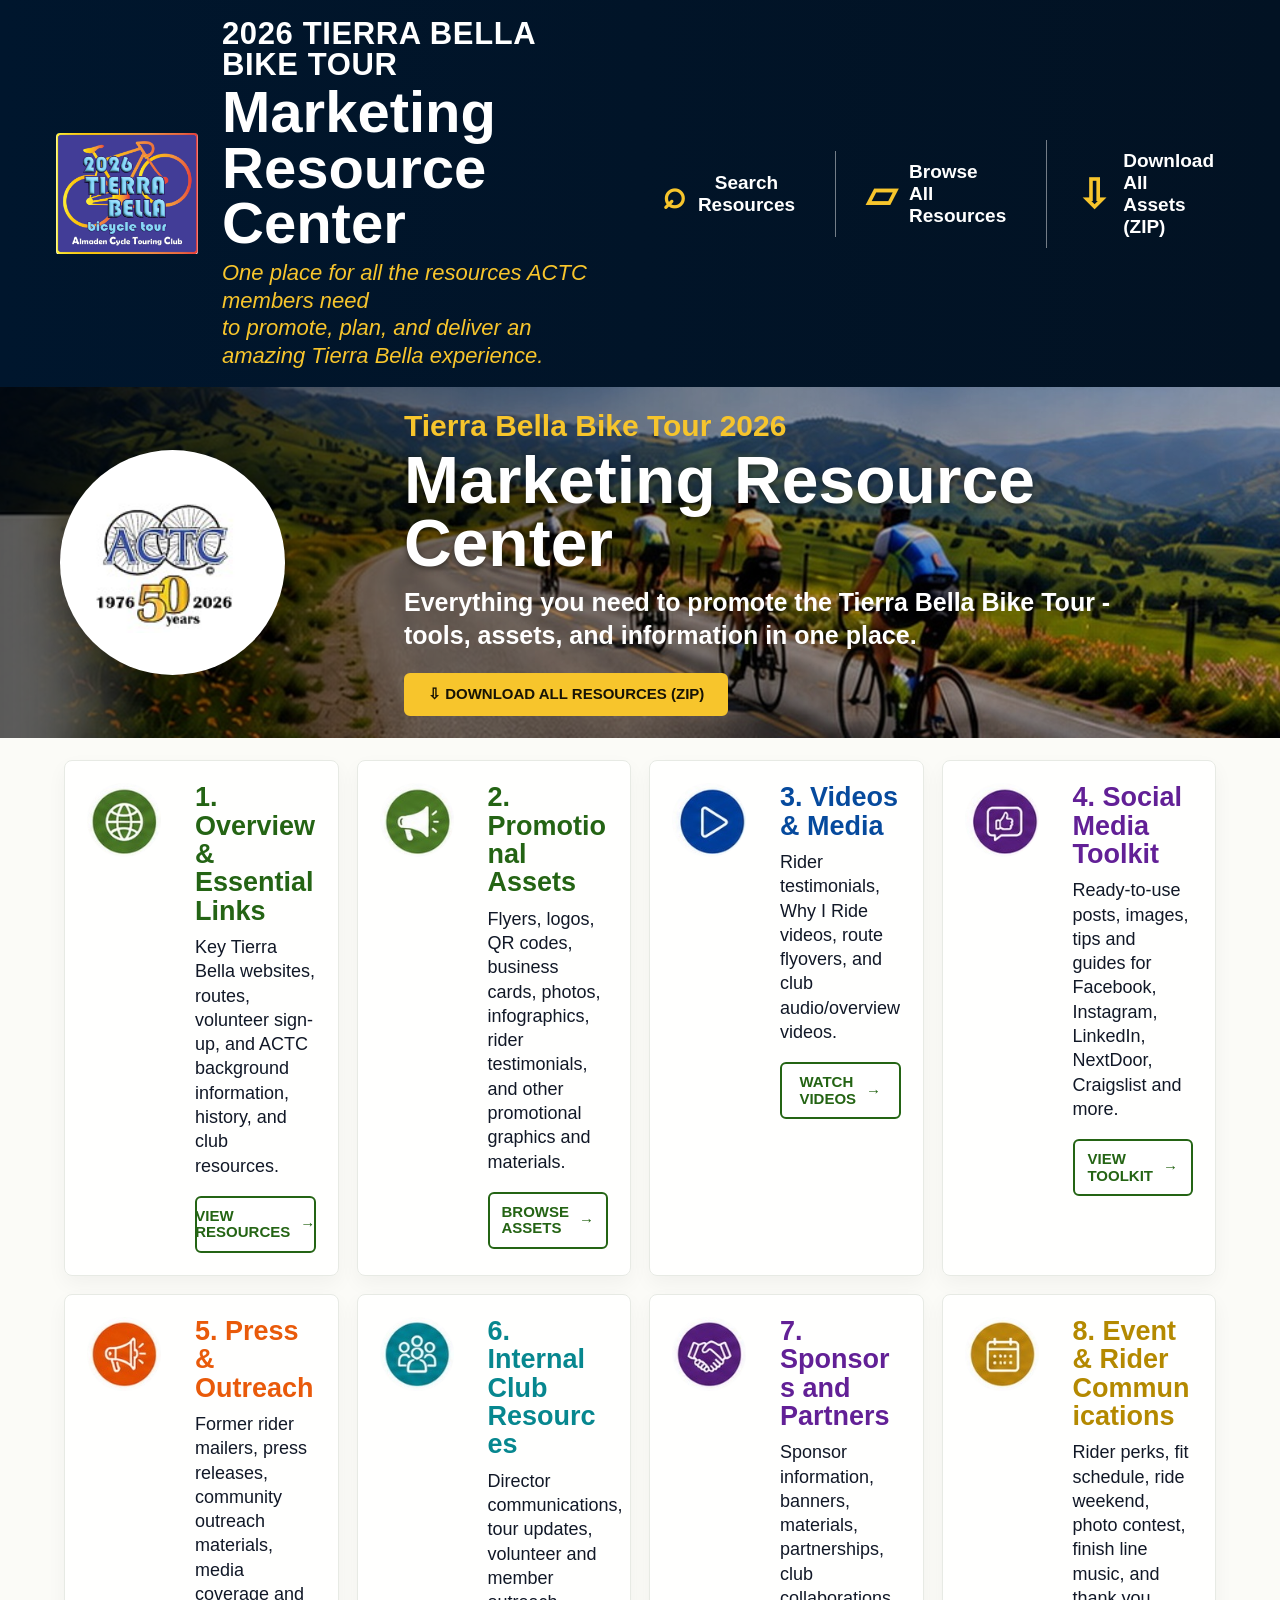
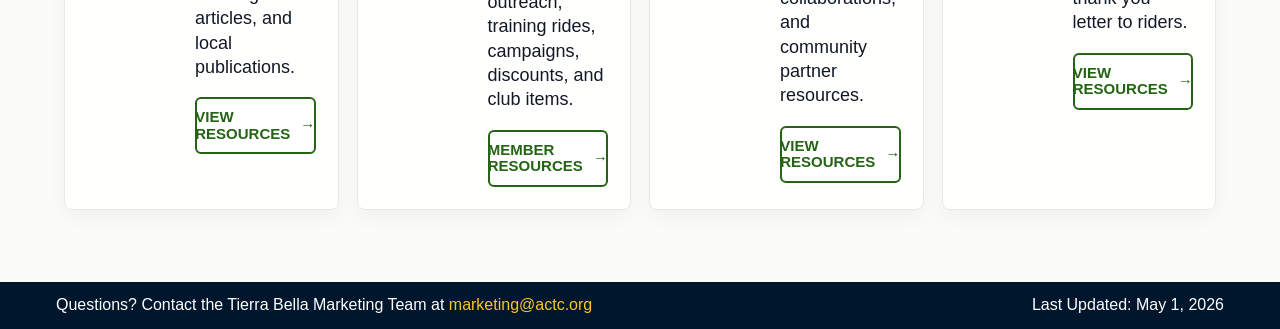
<file: index.html>
<!doctype html>
<html lang="en">
<head>
  <meta charset="utf-8">
  <meta name="viewport" content="width=device-width, initial-scale=1">
  <title>ACTC Tierra Bella Marketing Resource Center</title>
  <link rel="icon" href="assets/tb26-badge.jpg">
  <link rel="stylesheet" href="styles.css">
</head>
<body data-page="home">
  <div id="app"></div>
  <script src="site-data.js"></script>
  <script src="app.js"></script>
</body>
</html>
</file>
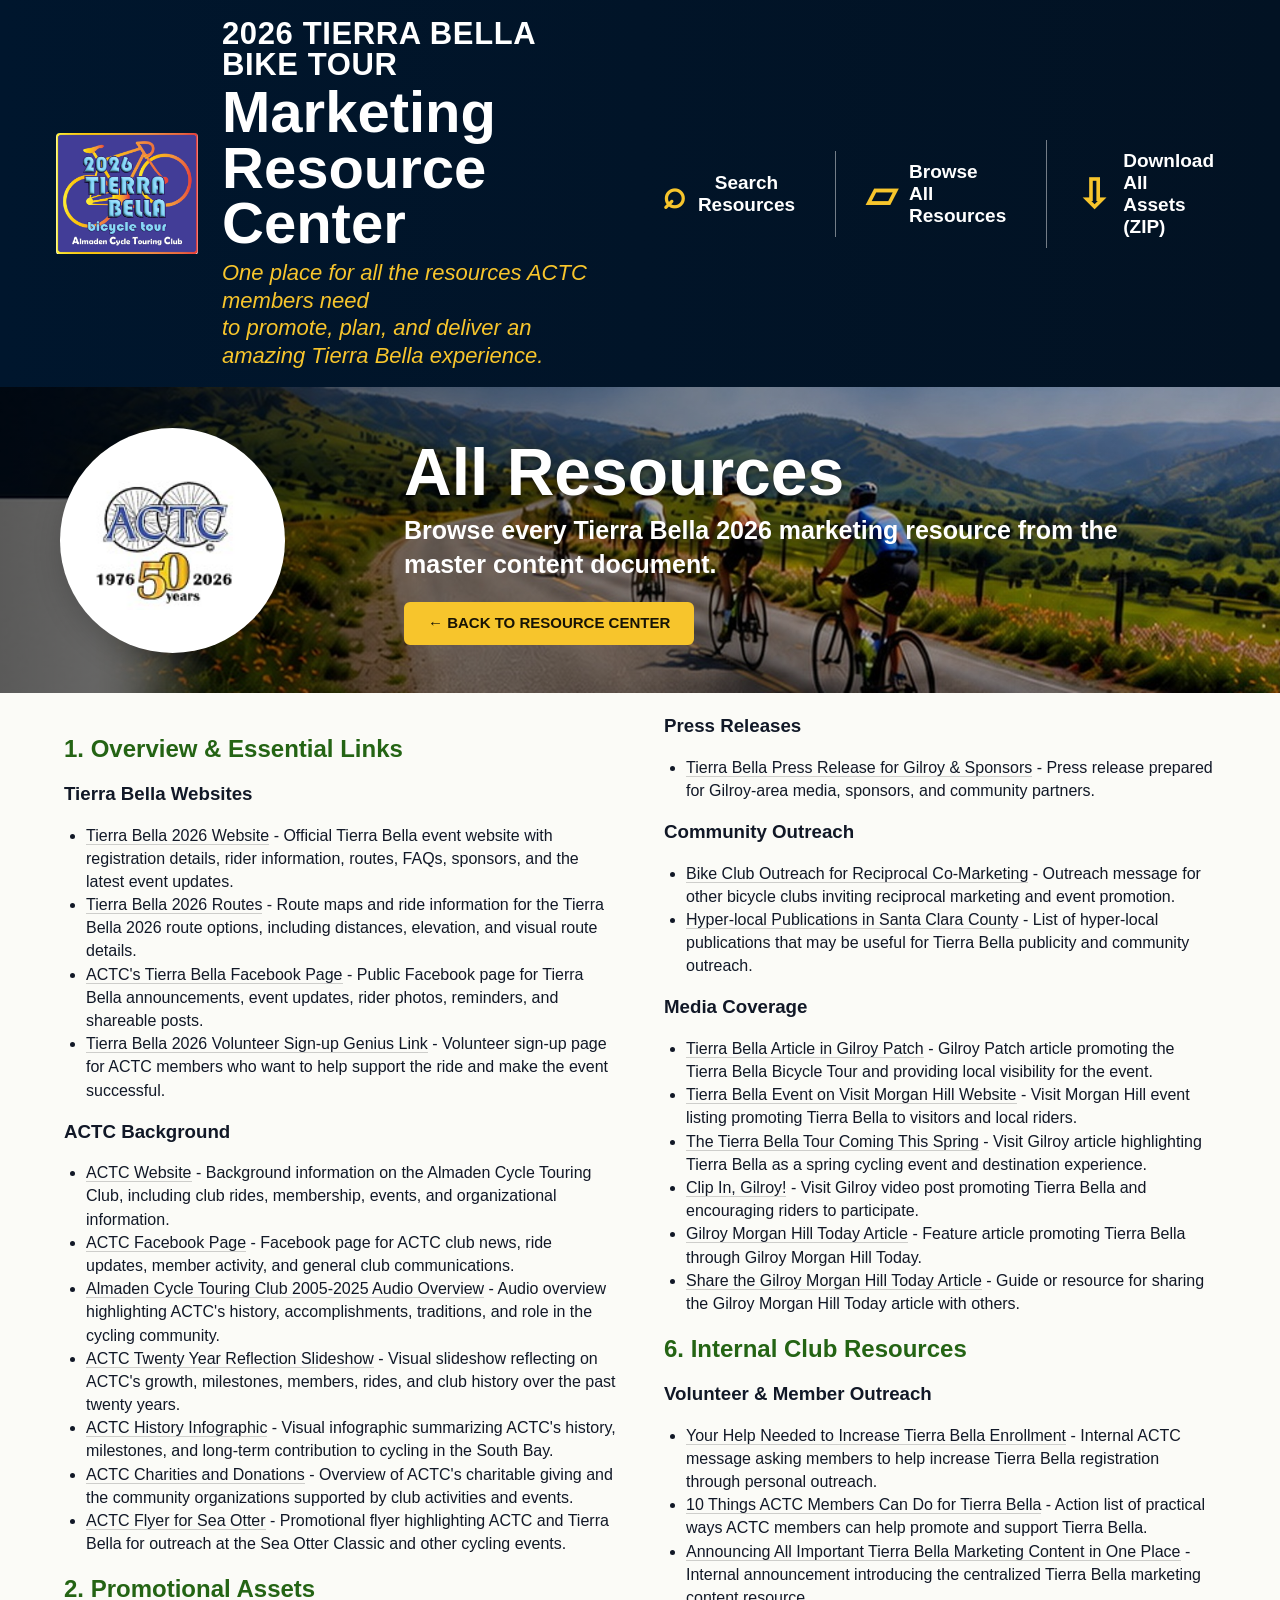
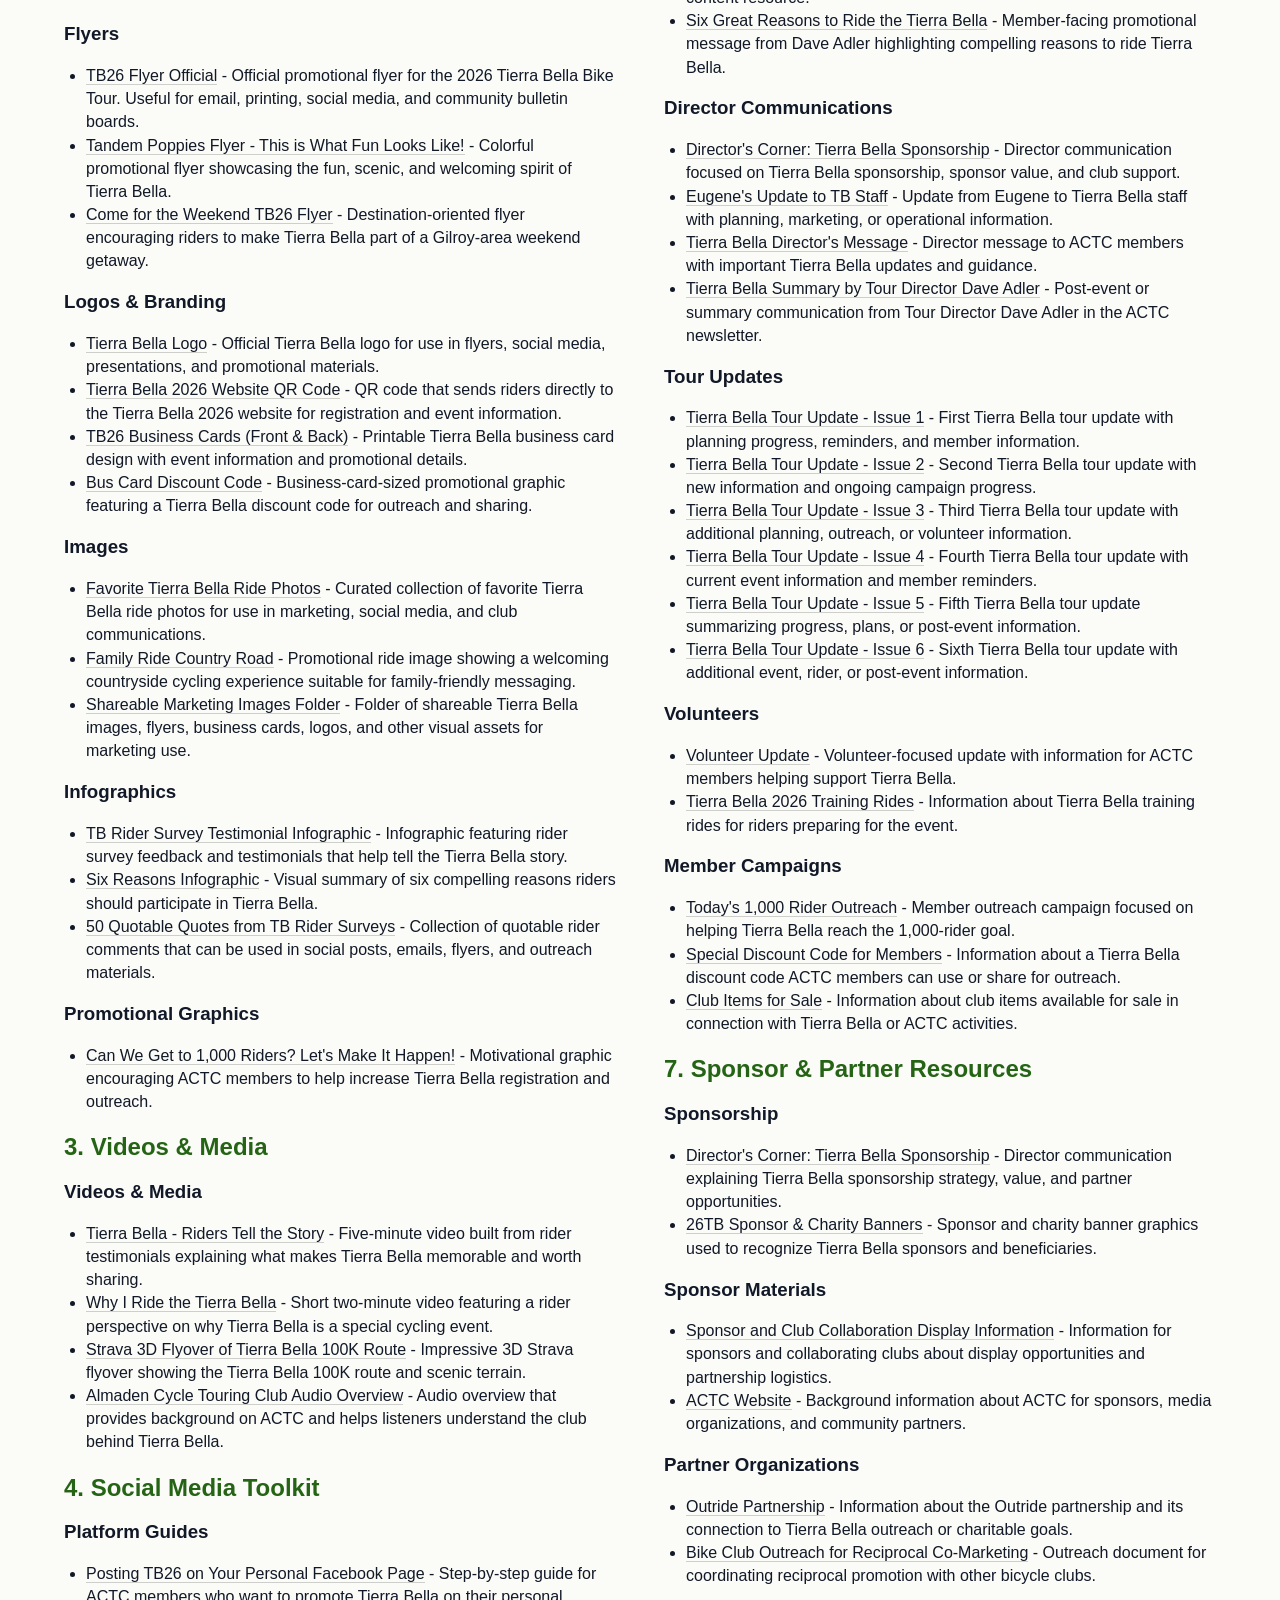
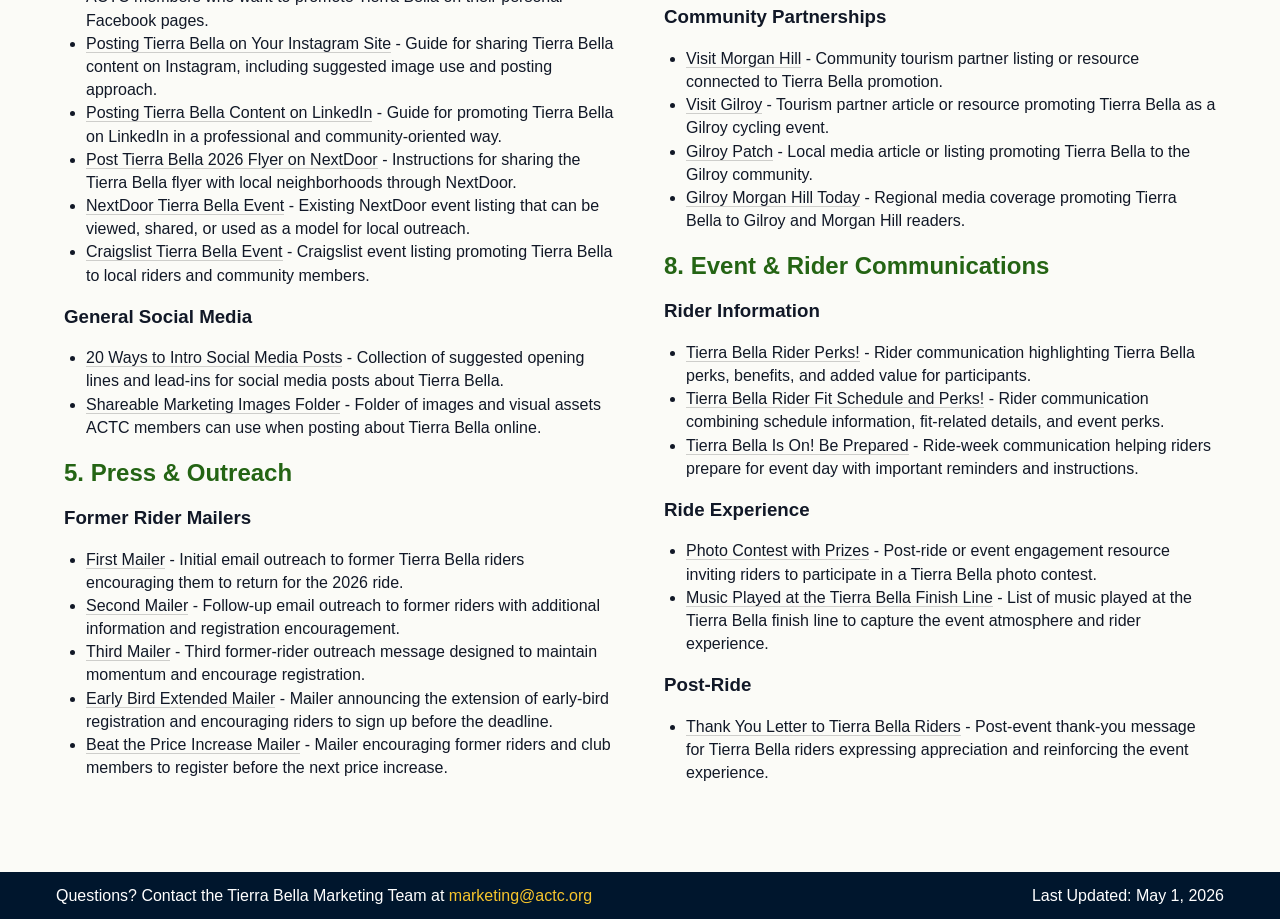
<file: all-resources.html>
<!doctype html>
<html lang="en">
<head>
  <meta charset="utf-8">
  <meta name="viewport" content="width=device-width, initial-scale=1">
  <title>All Tierra Bella Marketing Resources</title>
  <link rel="icon" href="assets/tb26-badge.jpg">
  <link rel="stylesheet" href="styles.css">
</head>
<body data-page="all">
  <div id="app"></div>
  <script src="site-data.js"></script>
  <script src="app.js"></script>
</body>
</html>
</file>
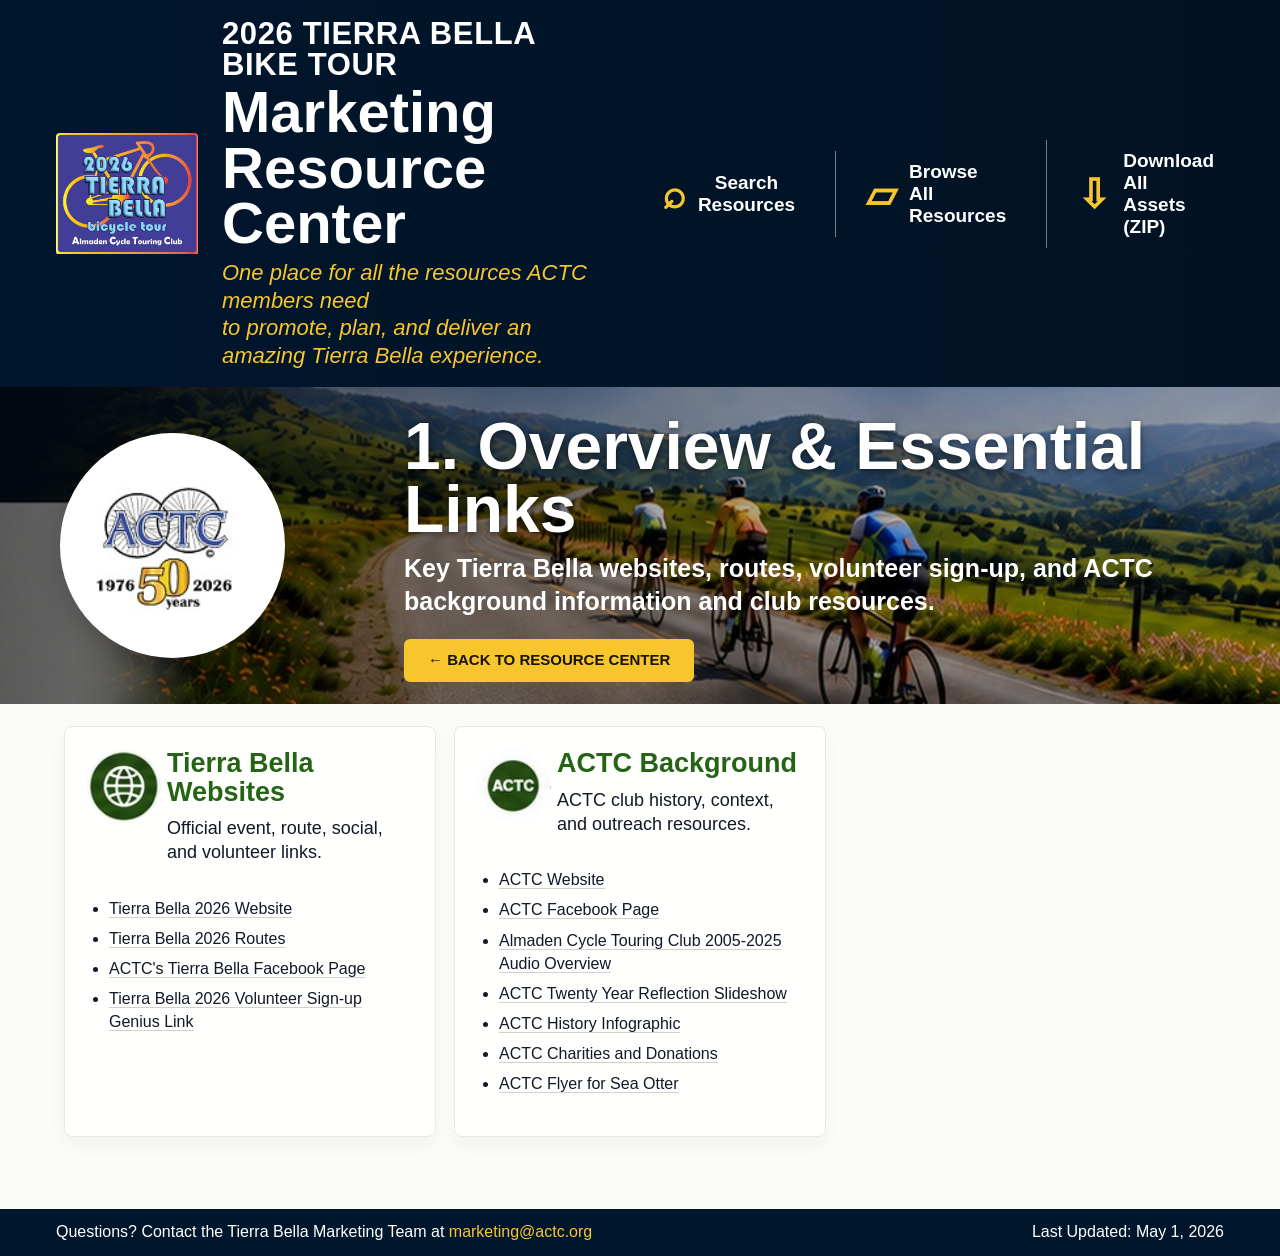
<file: category.html>
<!doctype html>
<html lang="en">
<head>
  <meta charset="utf-8">
  <meta name="viewport" content="width=device-width, initial-scale=1">
  <title>ACTC Tierra Bella Marketing Resource Center</title>
  <link rel="icon" href="assets/tb26-badge.jpg">
  <link rel="stylesheet" href="styles.css">
</head>
<body data-page="category">
  <div id="app"></div>
  <script src="site-data.js"></script>
  <script src="app.js"></script>
</body>
</html>
</file>
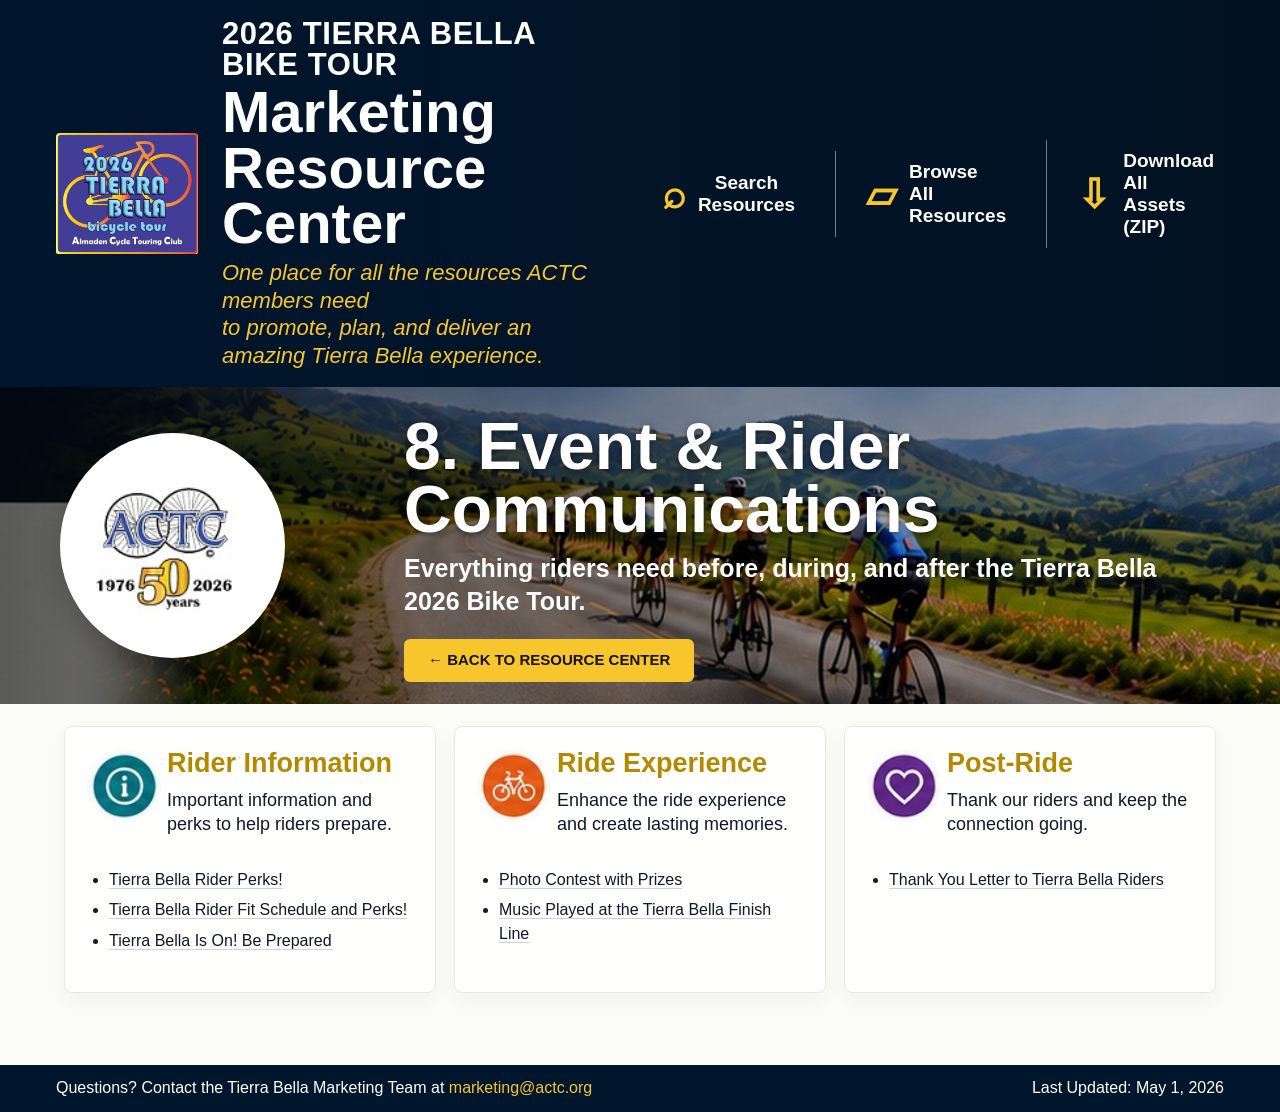
<file: event-rider-communications.html>
<!doctype html>
<html lang="en">
<head>
  <meta charset="utf-8">
  <meta name="viewport" content="width=device-width, initial-scale=1">
  <title>Event & Rider Communications | Tierra Bella Marketing</title>
  <link rel="icon" href="assets/tb26-badge.jpg">
  <link rel="stylesheet" href="styles.css">
</head>
<body data-page="category" data-category="event-rider-communications">
  <div id="app"></div>
  <script src="site-data.js"></script>
  <script src="app.js"></script>
</body>
</html>
</file>
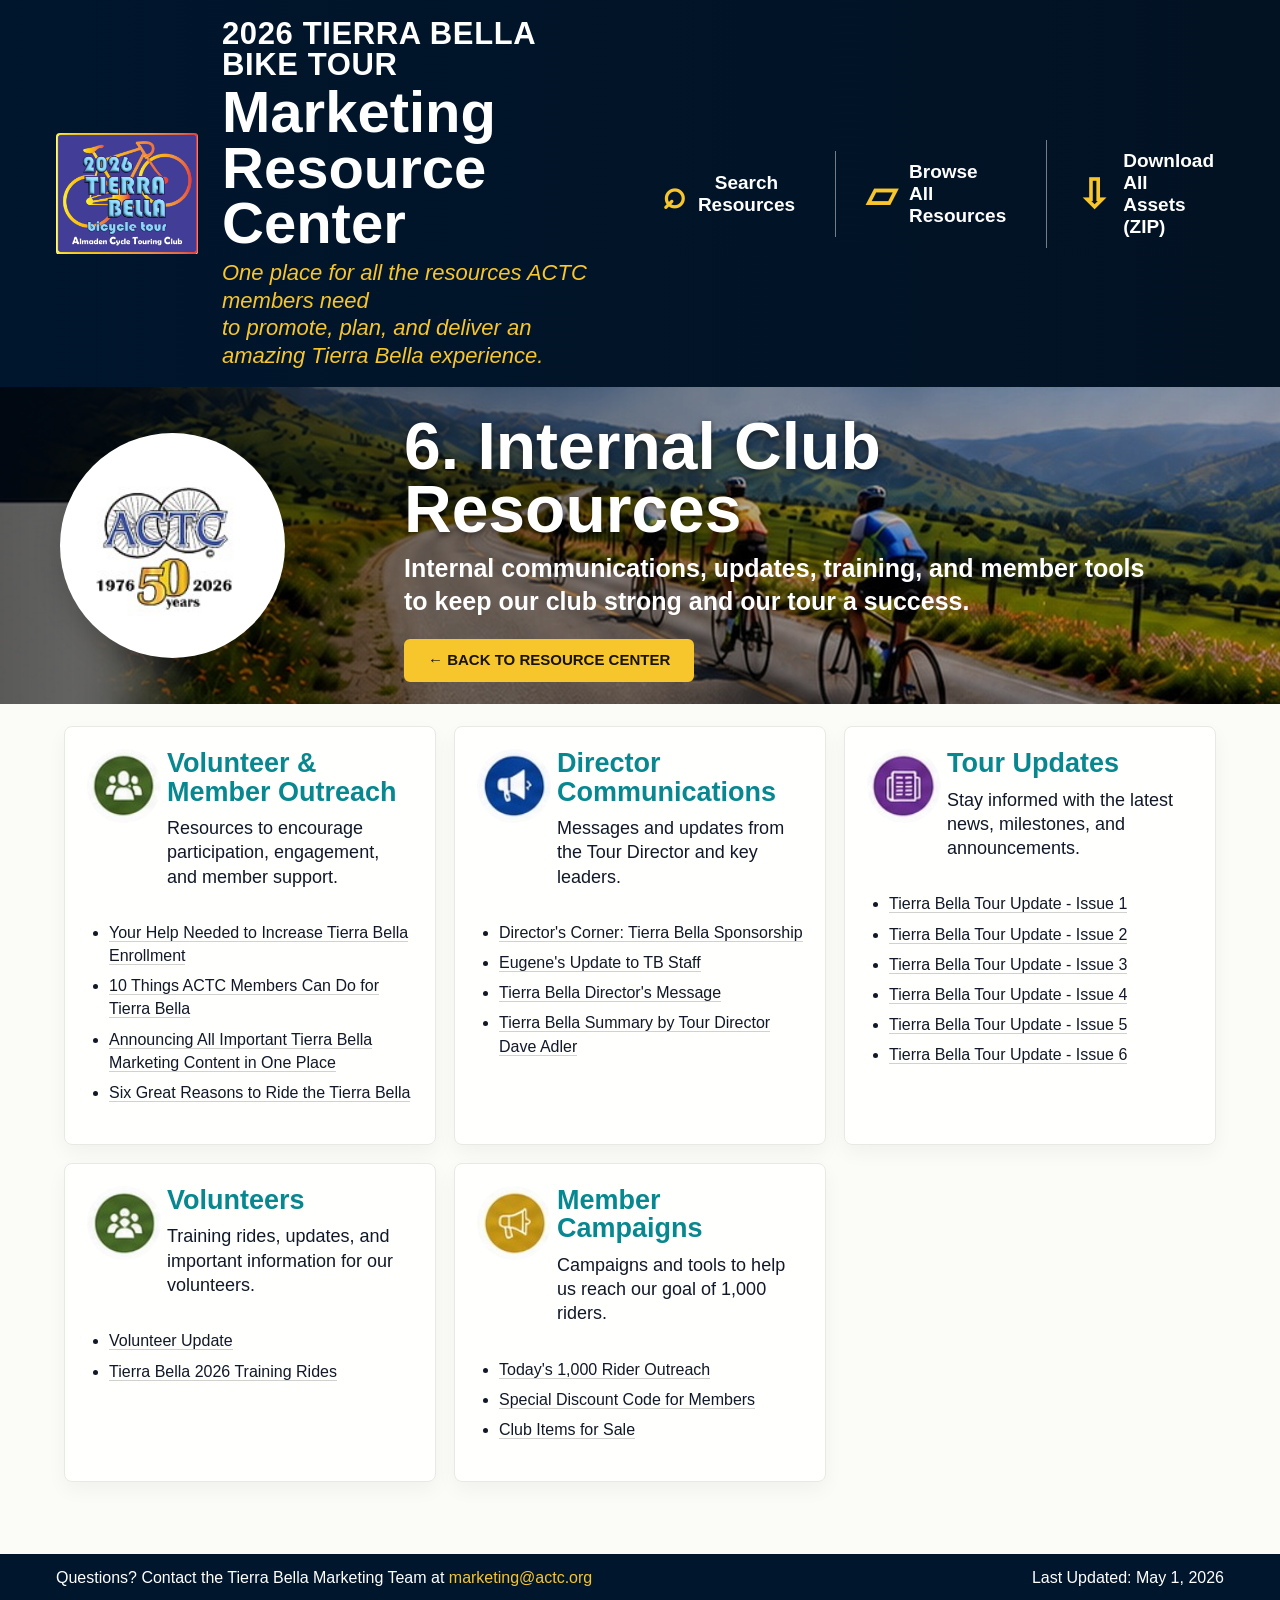
<file: internal-club-resources.html>
<!doctype html>
<html lang="en">
<head>
  <meta charset="utf-8">
  <meta name="viewport" content="width=device-width, initial-scale=1">
  <title>Internal Club Resources | Tierra Bella Marketing</title>
  <link rel="icon" href="assets/tb26-badge.jpg">
  <link rel="stylesheet" href="styles.css">
</head>
<body data-page="category" data-category="internal-club-resources">
  <div id="app"></div>
  <script src="site-data.js"></script>
  <script src="app.js"></script>
</body>
</html>
</file>
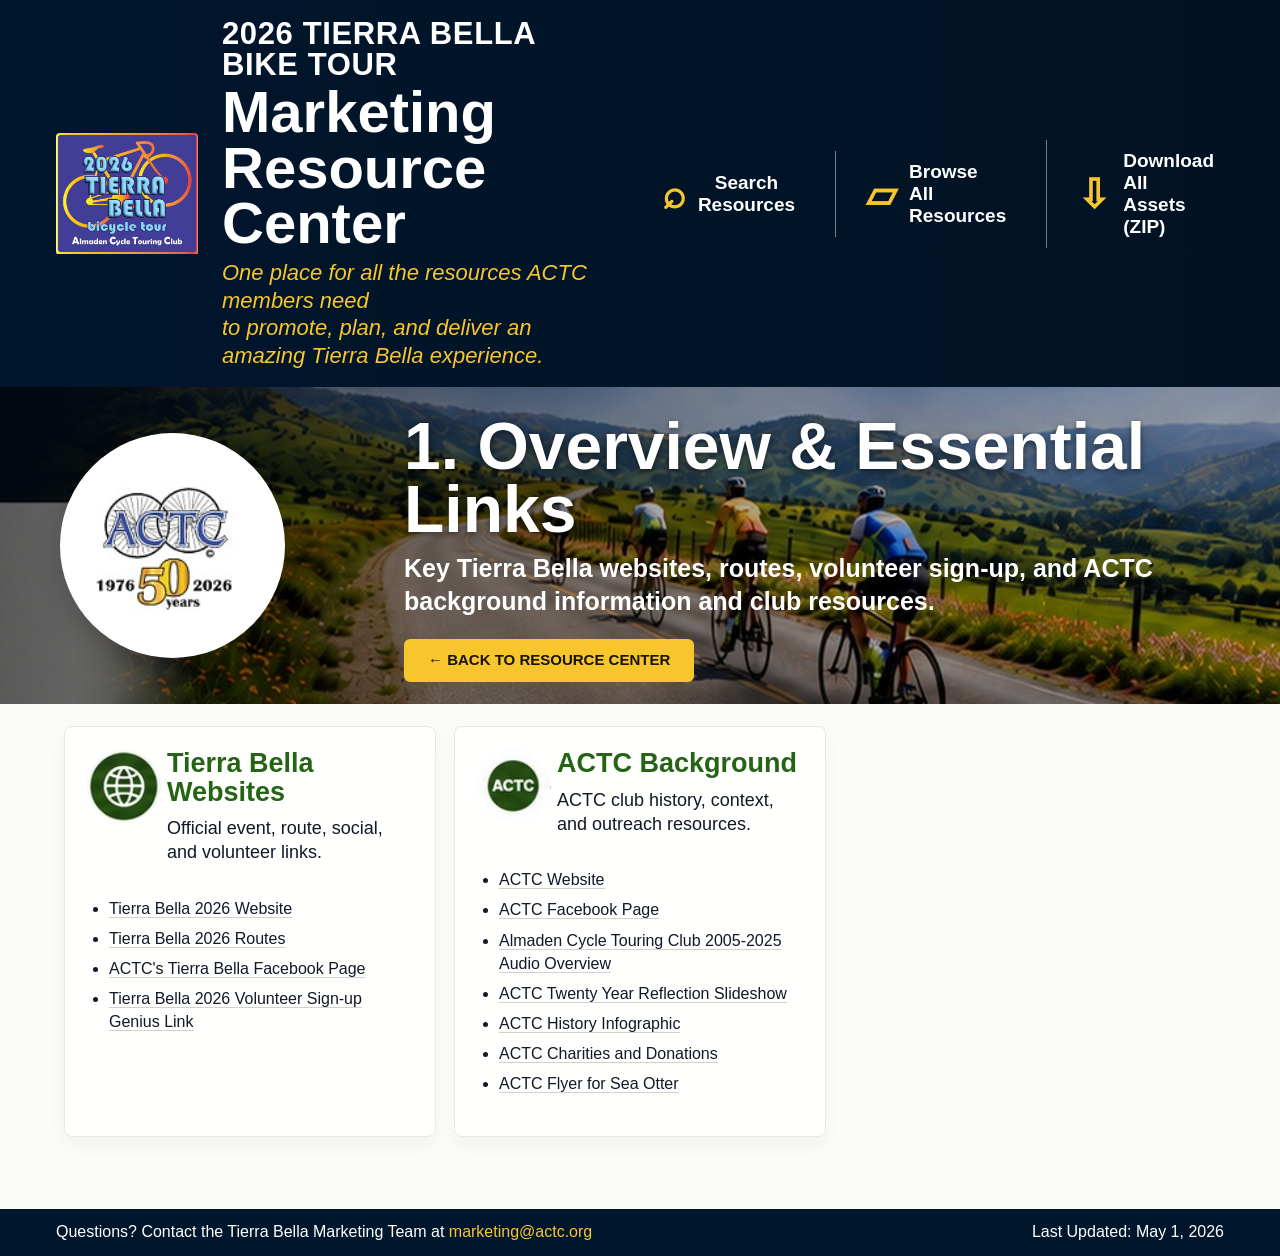
<file: overview.html>
<!doctype html>
<html lang="en">
<head>
  <meta charset="utf-8">
  <meta name="viewport" content="width=device-width, initial-scale=1">
  <title>Overview & Essential Links | Tierra Bella Marketing</title>
  <link rel="icon" href="assets/tb26-badge.jpg">
  <link rel="stylesheet" href="styles.css">
</head>
<body data-page="category" data-category="overview">
  <div id="app"></div>
  <script src="site-data.js"></script>
  <script src="app.js"></script>
</body>
</html>
</file>
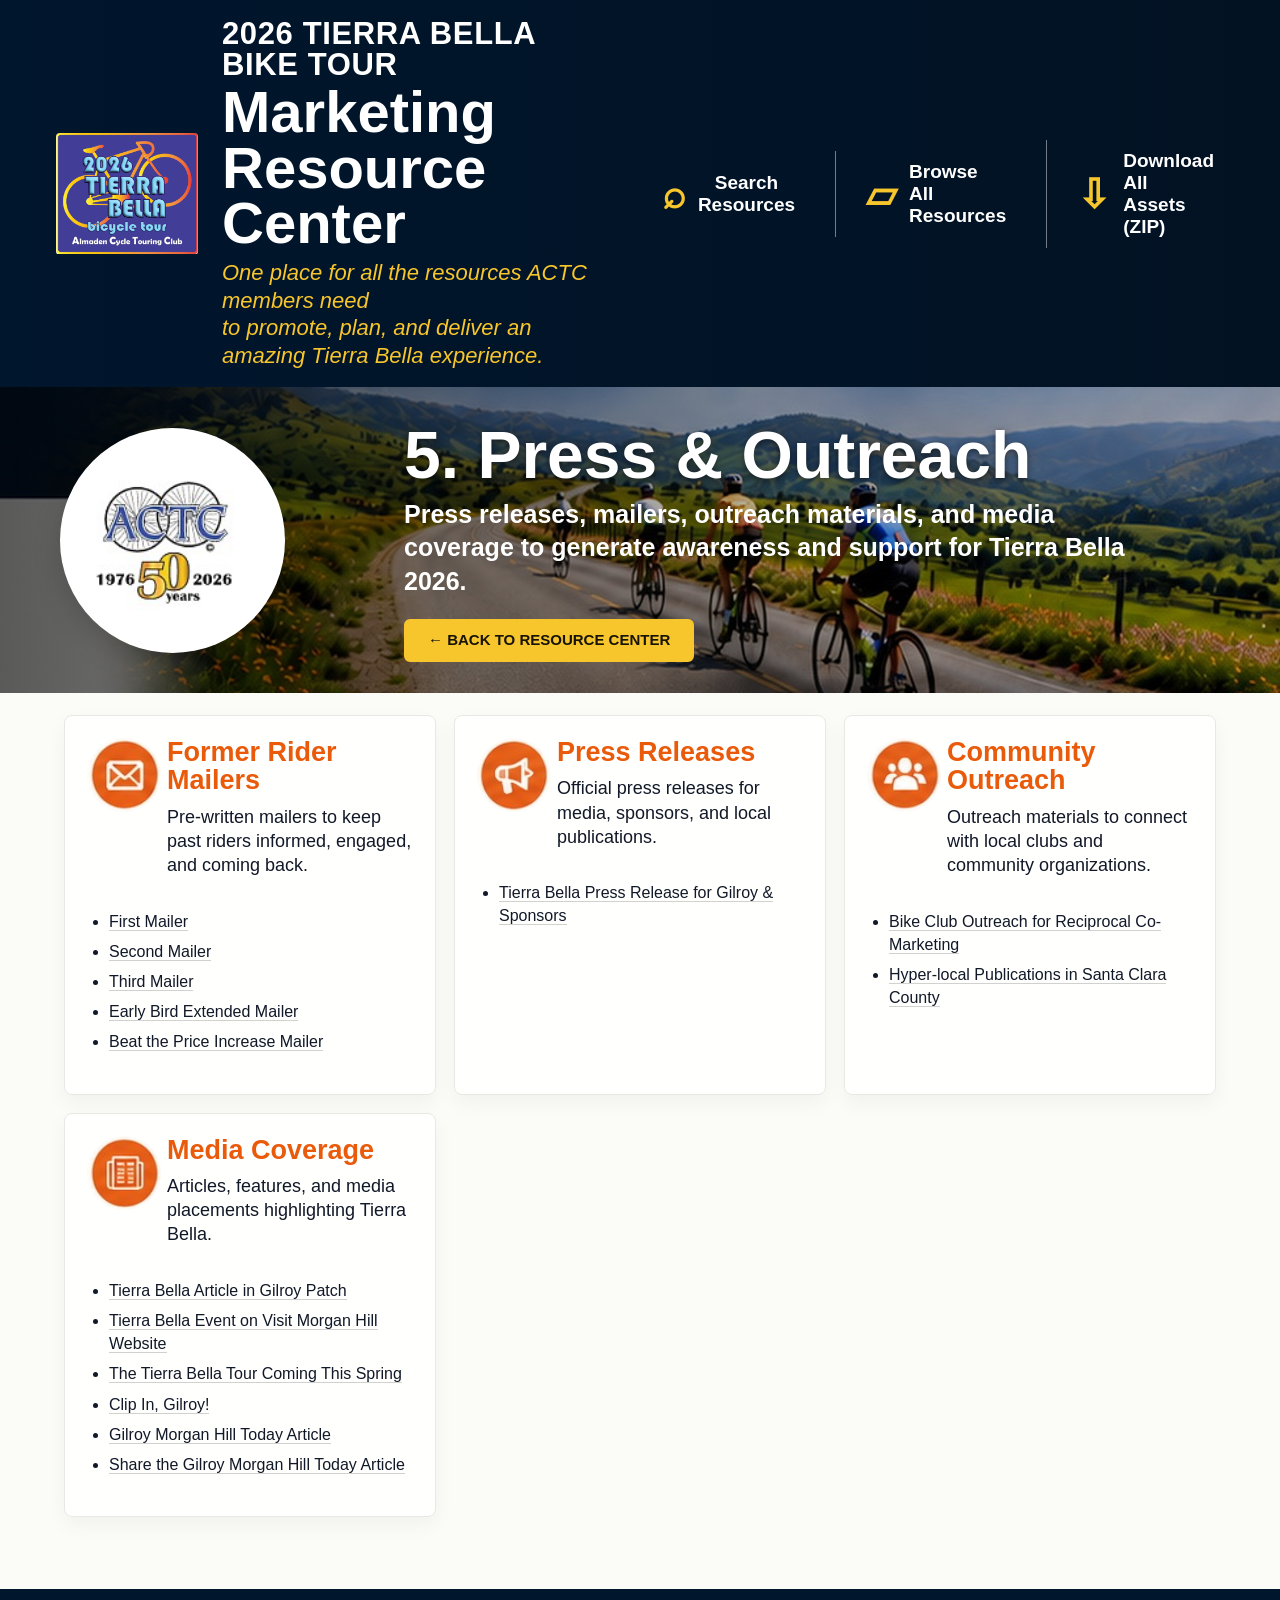
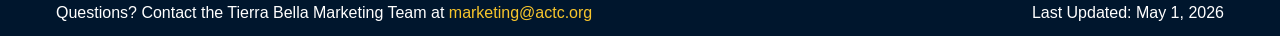
<file: press-outreach.html>
<!doctype html>
<html lang="en">
<head>
  <meta charset="utf-8">
  <meta name="viewport" content="width=device-width, initial-scale=1">
  <title>Press & Outreach | Tierra Bella Marketing</title>
  <link rel="icon" href="assets/tb26-badge.jpg">
  <link rel="stylesheet" href="styles.css">
</head>
<body data-page="category" data-category="press-outreach">
  <div id="app"></div>
  <script src="site-data.js"></script>
  <script src="app.js"></script>
</body>
</html>
</file>
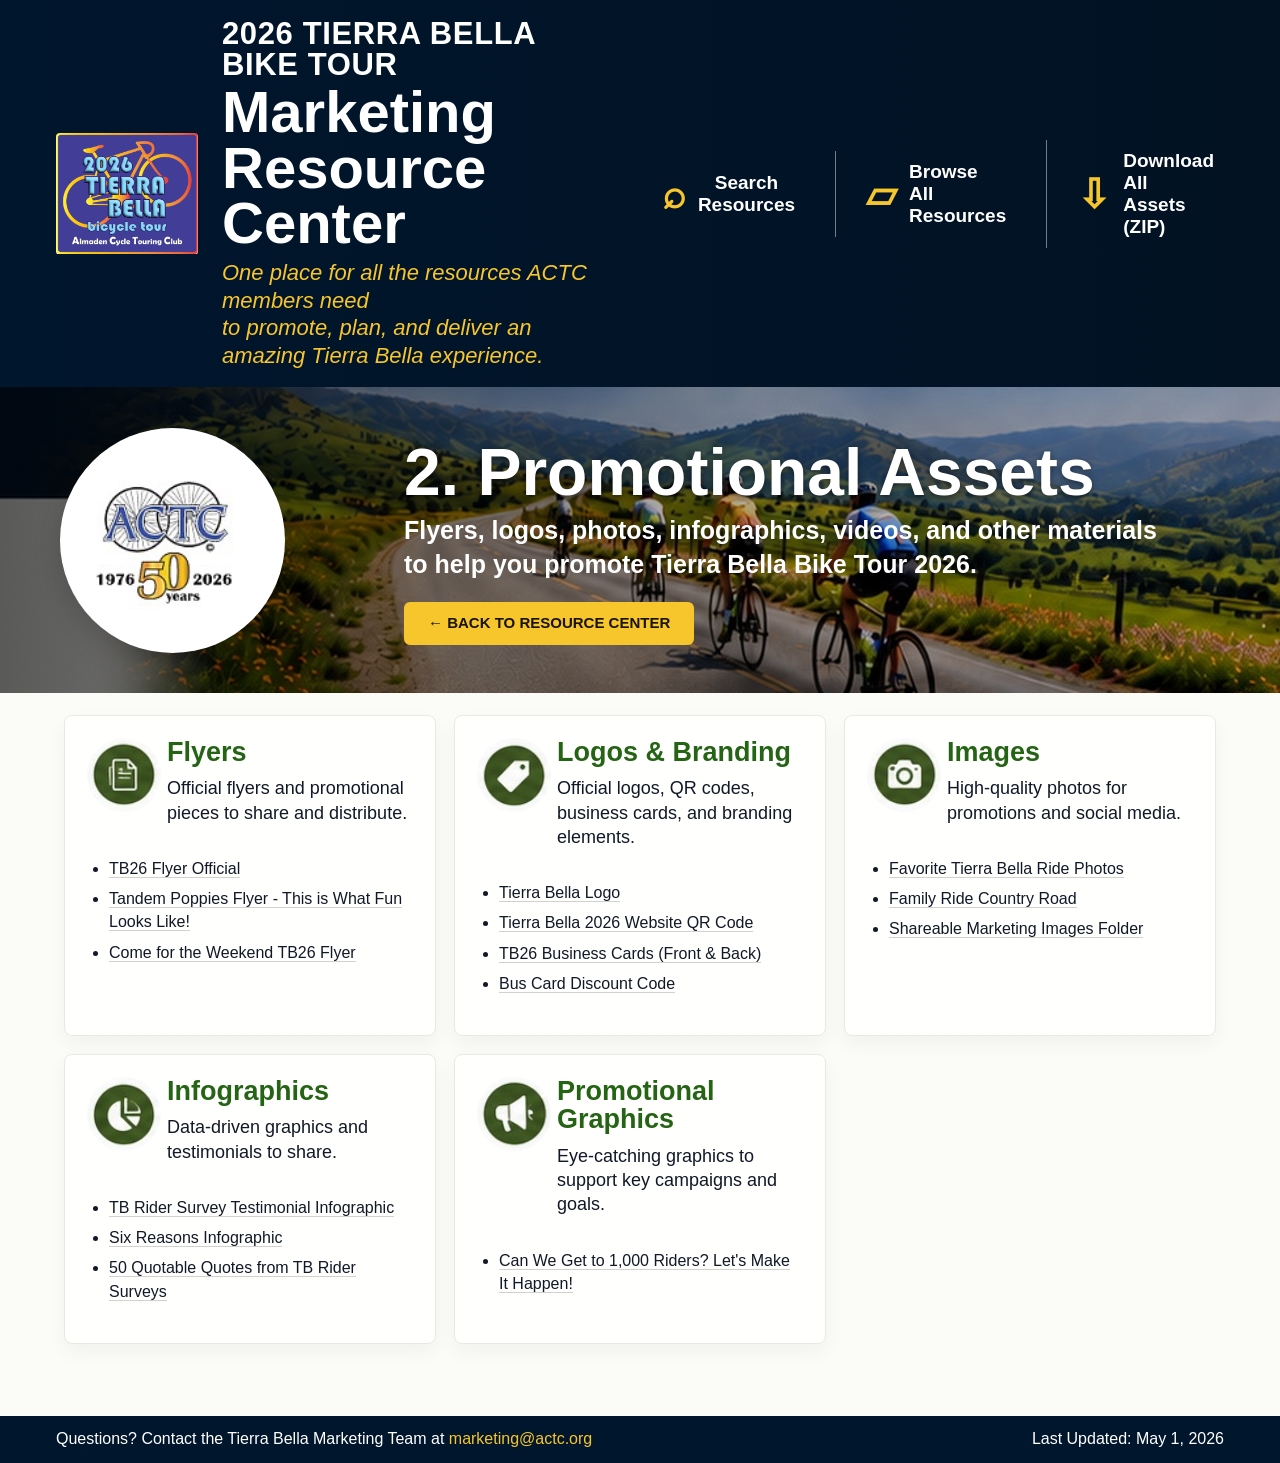
<file: promotional-assets.html>
<!doctype html>
<html lang="en">
<head>
  <meta charset="utf-8">
  <meta name="viewport" content="width=device-width, initial-scale=1">
  <title>Promotional Assets | Tierra Bella Marketing</title>
  <link rel="icon" href="assets/tb26-badge.jpg">
  <link rel="stylesheet" href="styles.css">
</head>
<body data-page="category" data-category="promotional-assets">
  <div id="app"></div>
  <script src="site-data.js"></script>
  <script src="app.js"></script>
</body>
</html>
</file>
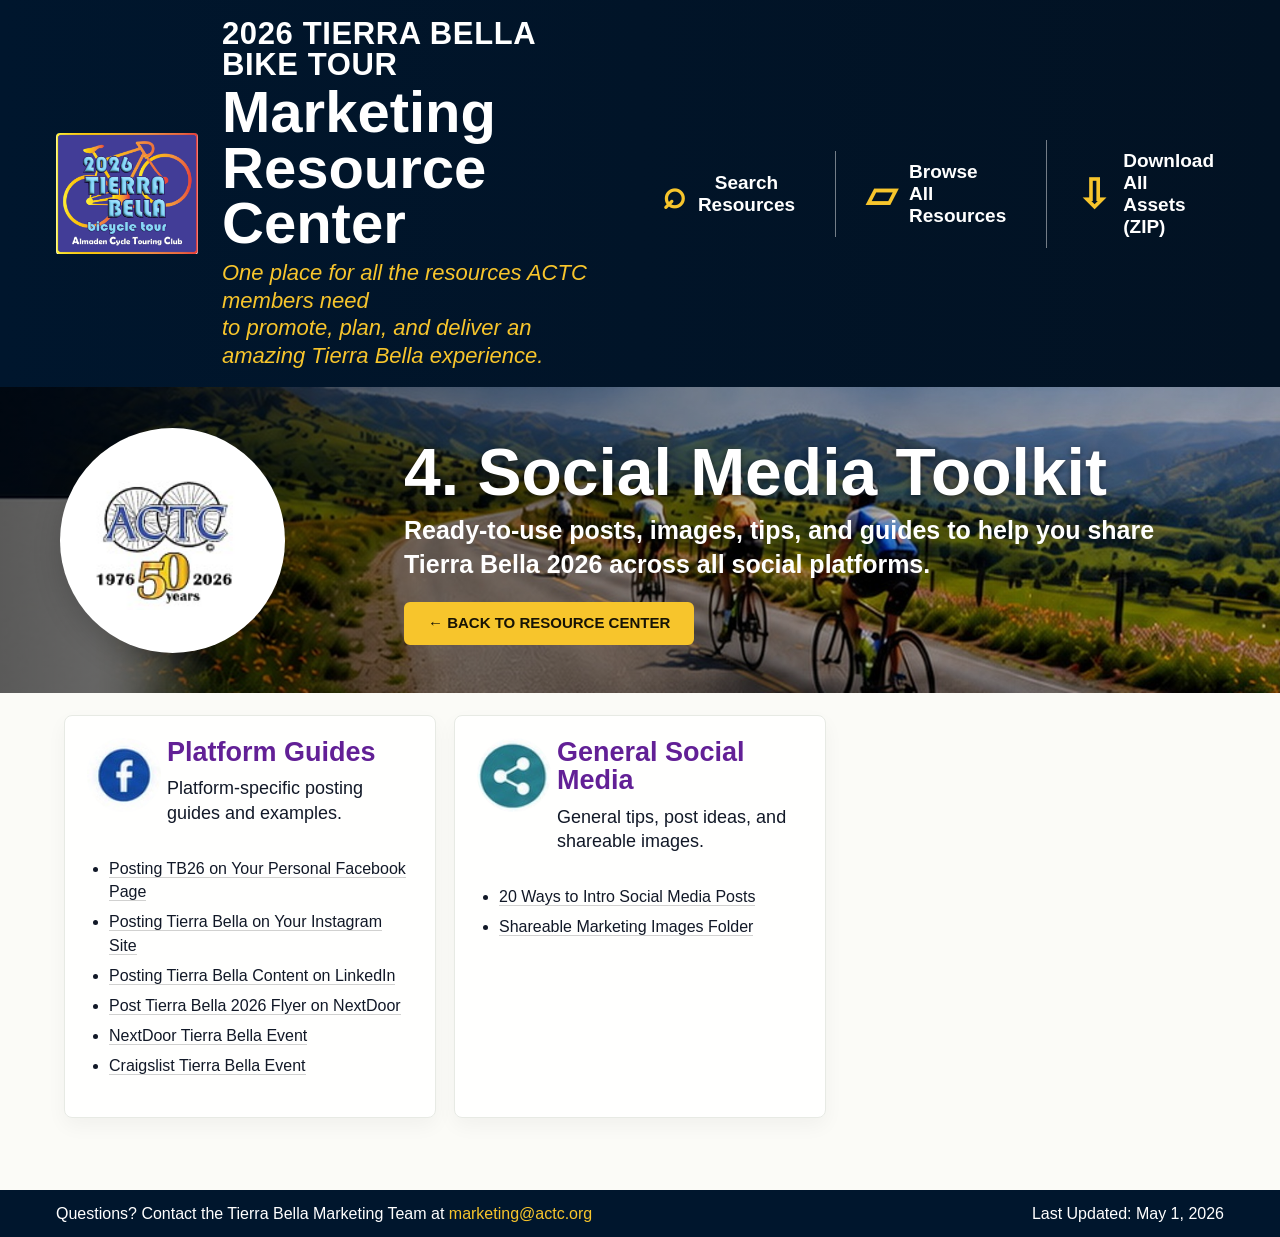
<file: social-media-toolkit.html>
<!doctype html>
<html lang="en">
<head>
  <meta charset="utf-8">
  <meta name="viewport" content="width=device-width, initial-scale=1">
  <title>Social Media Toolkit | Tierra Bella Marketing</title>
  <link rel="icon" href="assets/tb26-badge.jpg">
  <link rel="stylesheet" href="styles.css">
</head>
<body data-page="category" data-category="social-media-toolkit">
  <div id="app"></div>
  <script src="site-data.js"></script>
  <script src="app.js"></script>
</body>
</html>
</file>
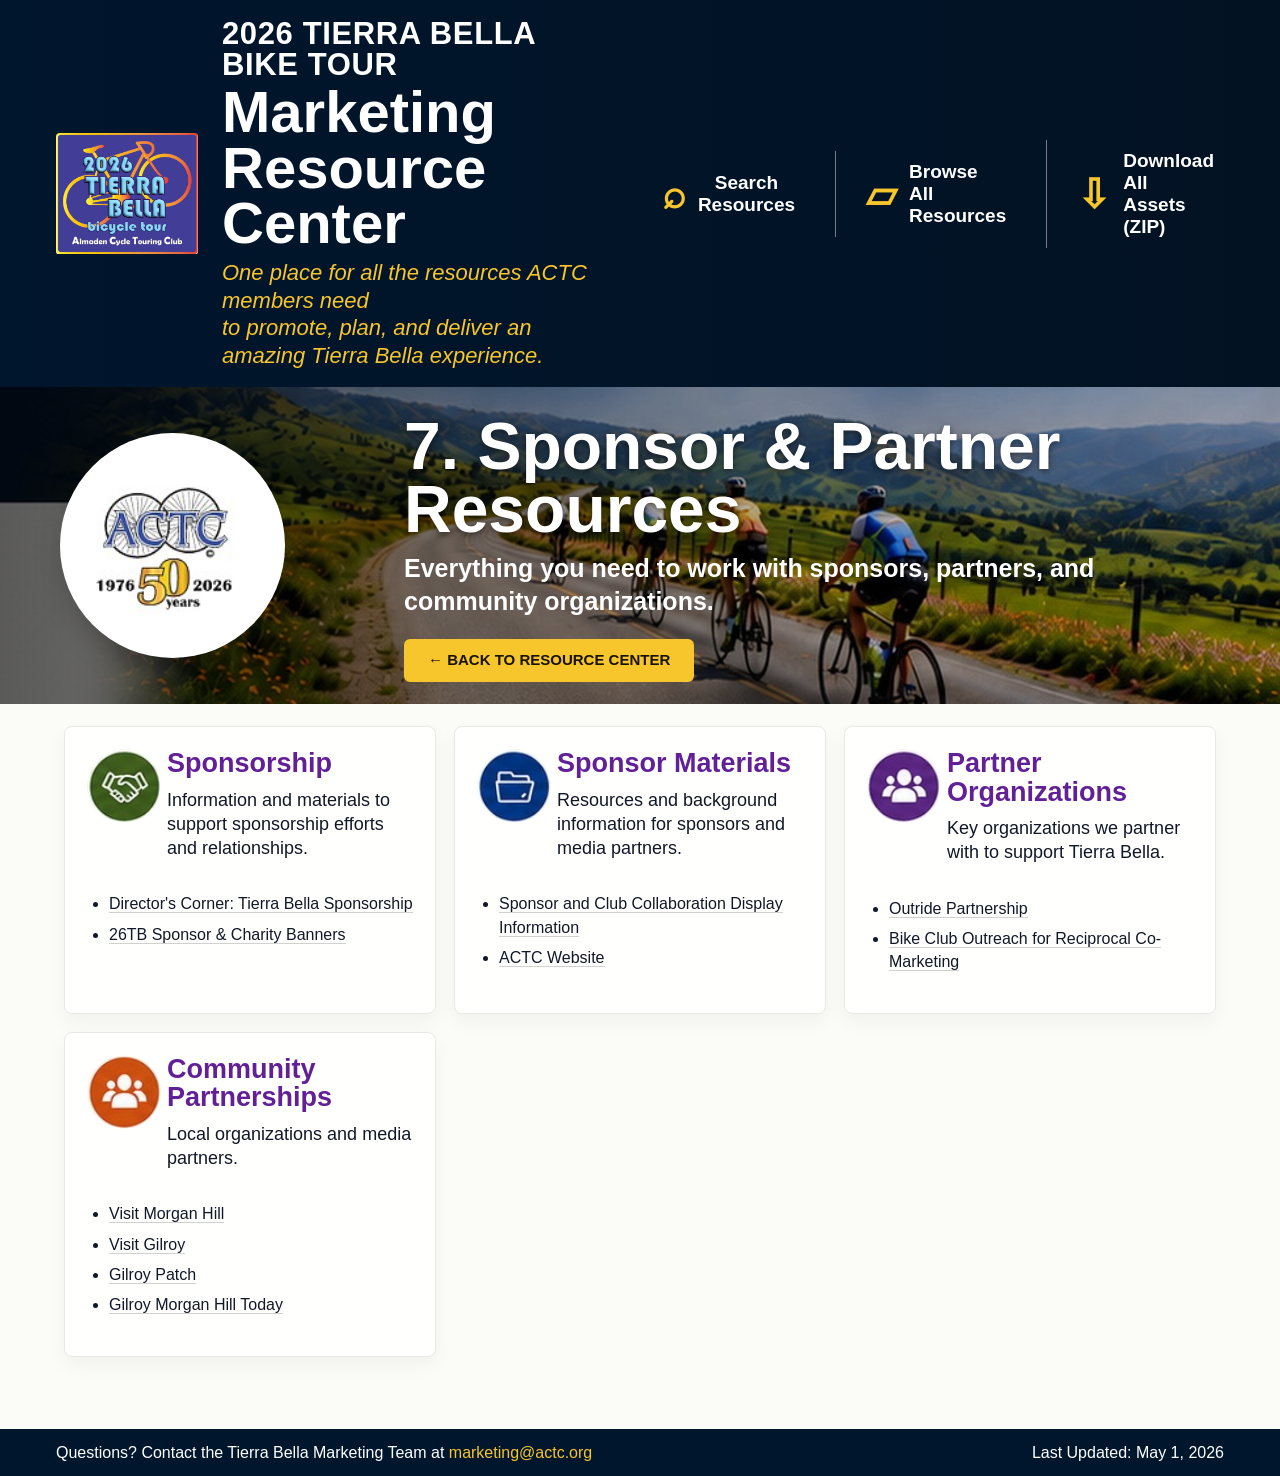
<file: sponsor-partner-resources.html>
<!doctype html>
<html lang="en">
<head>
  <meta charset="utf-8">
  <meta name="viewport" content="width=device-width, initial-scale=1">
  <title>Sponsor & Partner Resources | Tierra Bella Marketing</title>
  <link rel="icon" href="assets/tb26-badge.jpg">
  <link rel="stylesheet" href="styles.css">
</head>
<body data-page="category" data-category="sponsor-partner-resources">
  <div id="app"></div>
  <script src="site-data.js"></script>
  <script src="app.js"></script>
</body>
</html>
</file>
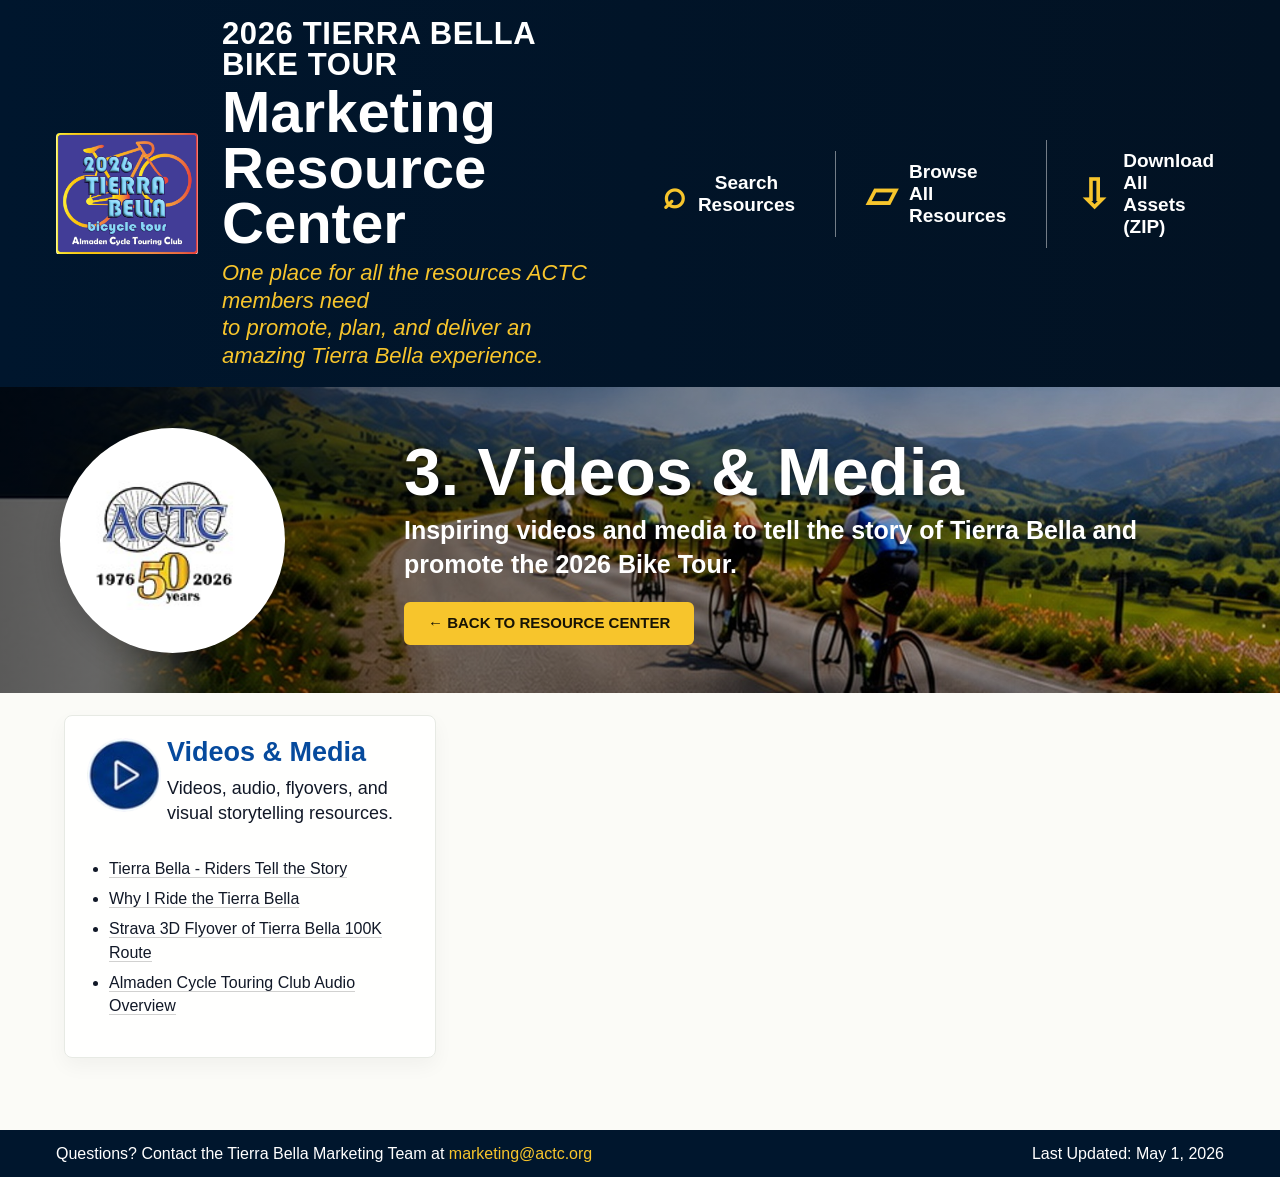
<file: videos-media.html>
<!doctype html>
<html lang="en">
<head>
  <meta charset="utf-8">
  <meta name="viewport" content="width=device-width, initial-scale=1">
  <title>Videos & Media | Tierra Bella Marketing</title>
  <link rel="icon" href="assets/tb26-badge.jpg">
  <link rel="stylesheet" href="styles.css">
</head>
<body data-page="category" data-category="videos-media">
  <div id="app"></div>
  <script src="site-data.js"></script>
  <script src="app.js"></script>
</body>
</html>
</file>
<file: styles.css>
:root {
  --navy: #00162d;
  --navy-2: #08233b;
  --green: #246414;
  --blue: #064a9d;
  --purple: #622096;
  --orange: #e95a0a;
  --teal: #07878f;
  --gold: #f7c52c;
  --ink: #111827;
  --muted: #526070;
  --line: #d9e0d5;
  --paper: #fbfbf7;
  --white: #fff;
  font-family: "Aptos", "Segoe UI", Arial, sans-serif;
}

* { box-sizing: border-box; }
html { scroll-behavior: smooth; }
html,
body {
  max-width: 100%;
  overflow-x: hidden;
}
body {
  margin: 0;
  color: var(--ink);
  background: var(--paper);
}
a { color: inherit; }
.topbar {
  min-height: 188px;
  background: linear-gradient(90deg, var(--navy), #021223);
  color: var(--white);
  display: flex;
  align-items: center;
  justify-content: space-between;
  gap: 32px;
  padding: 18px 56px;
}
.brand {
  display: flex;
  align-items: center;
  gap: 24px;
  min-width: 0;
  color: var(--white);
  text-decoration: none;
}
.actc-logo {
  width: 142px;
  height: 122px;
  object-fit: contain;
  border-radius: 4px;
}
.eyebrow {
  text-transform: uppercase;
  font-size: 31px;
  line-height: 1;
  font-weight: 800;
  letter-spacing: .02em;
}
.site-title {
  font-size: 58px;
  line-height: .96;
  font-weight: 900;
  margin: 4px 0 8px;
}
.tagline {
  color: var(--gold);
  font-size: 22px;
  font-style: italic;
  line-height: 1.25;
}
.nav-actions {
  display: flex;
  align-items: center;
  gap: 30px;
}
.nav-actions a,
.nav-actions button {
  display: flex;
  align-items: center;
  gap: 12px;
  color: var(--white);
  text-decoration: none;
  font-size: 19px;
  font-weight: 800;
  background: transparent;
  border: 0;
  cursor: pointer;
  padding: 10px;
}
.nav-actions a + a,
.nav-actions button + a,
.nav-actions a + button {
  border-left: 1px solid rgba(255,255,255,.45);
  padding-left: 30px;
}
.nav-icon {
  color: var(--gold);
  font-size: 40px;
  line-height: 1;
}
.hero {
  min-height: 306px;
  color: var(--white);
  background-image: linear-gradient(90deg, rgba(0,0,0,.64), rgba(0,0,0,.34), rgba(0,0,0,.08)), url("assets/hero-road.jpg");
  background-size: cover;
  background-position: center;
  display: grid;
  grid-template-columns: 300px minmax(0, 1fr);
  align-items: center;
  gap: 44px;
  padding: 22px 60px;
}
.tb-badge {
  width: 225px;
  height: 225px;
  max-width: 100%;
  object-fit: contain;
  background: var(--white);
  border-radius: 50%;
  padding: 26px;
  box-shadow: 0 10px 28px rgba(0,0,0,.18);
}
.hero h1 {
  margin: 6px 0 10px;
  font-size: 66px;
  line-height: .96;
  font-weight: 900;
  text-shadow: 0 2px 6px rgba(0,0,0,.5);
}
.hero .kicker {
  color: var(--gold);
  font-size: 30px;
  font-weight: 900;
}
.hero p {
  margin: 0 0 20px;
  max-width: 760px;
  font-size: 25px;
  line-height: 1.35;
  font-weight: 650;
}
.btn {
  display: inline-flex;
  min-height: 43px;
  align-items: center;
  justify-content: center;
  gap: 10px;
  padding: 10px 22px;
  border: 2px solid currentColor;
  border-radius: 6px;
  color: var(--green);
  background: var(--white);
  text-decoration: none;
  font-weight: 900;
  text-transform: uppercase;
  font-size: 15px;
  line-height: 1.1;
}
.btn.gold {
  background: var(--gold);
  border-color: var(--gold);
  color: #171305;
}
.btn.ghost {
  background: transparent;
  color: var(--white);
}
.content {
  max-width: 1800px;
  margin: 0 auto;
  padding: 22px 64px 72px;
}
.category-grid {
  display: grid;
  grid-template-columns: repeat(4, minmax(0, 1fr));
  gap: 18px;
}
.category-card,
.resource-card {
  background: rgba(255,255,255,.92);
  border: 1px solid #e7eae4;
  border-radius: 8px;
  box-shadow: 0 8px 20px rgba(0,0,0,.045);
  padding: 22px;
}
.category-card {
  display: grid;
  grid-template-columns: 88px 1fr;
  gap: 20px;
  min-height: 255px;
}
.category-card > div,
.resource-card > div {
  min-width: 0;
}
.bubble {
  width: 74px;
  height: 74px;
  border-radius: 50%;
  background: var(--accent, var(--green));
  color: var(--white);
  display: grid;
  place-items: center;
  font-size: 40px;
  font-weight: 900;
}
.image-bubble {
  display: block;
  object-fit: cover;
  background: transparent;
  box-shadow: none;
}
.category-card h2,
.resource-card h2,
.section-title {
  margin: 0 0 10px;
  color: var(--accent, var(--green));
  font-size: 27px;
  line-height: 1.05;
  overflow-wrap: anywhere;
}
.category-card p,
.resource-card p {
  margin: 0 0 18px;
  font-size: 18px;
  line-height: 1.35;
}
.category-card .btn {
  width: 100%;
  margin-top: auto;
}
.resource-grid {
  display: grid;
  grid-template-columns: repeat(3, minmax(0, 1fr));
  gap: 18px;
}
.resource-card {
  min-height: 260px;
}
.resource-head {
  display: grid;
  grid-template-columns: 62px 1fr;
  gap: 18px;
  align-items: start;
}
.resource-card ul,
.plain-list {
  margin: 14px 0 18px;
  padding-left: 22px;
  line-height: 1.45;
  font-size: 16px;
}
.resource-card li { margin: 7px 0; }
.resource-card li a,
.plain-list a {
  text-decoration: none;
  border-bottom: 1px solid rgba(0,0,0,.18);
  overflow-wrap: anywhere;
}
.resource-card li a:hover,
.plain-list a:hover {
  border-bottom-color: currentColor;
}
.section-title {
  font-size: 30px;
  border-bottom: 1px solid var(--line);
  padding-bottom: 8px;
  margin: 26px 0 16px;
}
.compact-grid {
  display: grid;
  grid-template-columns: repeat(4, minmax(0, 1fr));
  gap: 14px;
}
.compact {
  min-height: 185px;
}
.footer {
  min-height: 47px;
  display: flex;
  justify-content: space-between;
  align-items: center;
  gap: 18px;
  padding: 10px 56px;
  background: var(--navy);
  color: var(--white);
  font-size: 16px;
}
.footer a {
  color: var(--gold);
  text-decoration: none;
}
.search-panel {
  padding: 0 64px 26px;
  background: #eef3ec;
  border-bottom: 1px solid var(--line);
}
.search-panel[hidden] { display: none; }
.search-panel label {
  display: block;
  max-width: 900px;
  margin: 0 auto;
  padding-top: 22px;
}
.search-panel input {
  width: 100%;
  min-height: 52px;
  border: 2px solid var(--green);
  border-radius: 8px;
  padding: 10px 16px;
  font-size: 20px;
}
.search-results {
  max-width: 1100px;
  margin: 16px auto 0;
  display: grid;
  gap: 10px;
}
.search-result {
  background: var(--white);
  border: 1px solid var(--line);
  border-radius: 8px;
  padding: 12px 16px;
}
.all-list {
  columns: 2 420px;
  column-gap: 48px;
}
.all-list h2 {
  break-after: avoid;
  color: var(--green);
}
.all-list ul {
  break-inside: avoid;
}

@media (max-width: 1100px) {
  .topbar { align-items: flex-start; flex-direction: column; padding: 18px 28px; }
  .nav-actions { flex-wrap: wrap; gap: 8px; }
  .nav-actions a + a,
  .nav-actions button + a,
  .nav-actions a + button { border-left: 0; padding-left: 10px; }
  .site-title { font-size: 44px; }
  .hero { grid-template-columns: 180px 1fr; padding: 20px 28px; }
  .hero h1 { font-size: 46px; }
  .category-grid,
  .resource-grid,
  .compact-grid { grid-template-columns: repeat(2, minmax(0, 1fr)); }
  .content { padding: 20px 28px 82px; }
}

@media (max-width: 680px) {
  .topbar { padding: 16px; }
  .actc-logo { width: 84px; height: 72px; }
  .brand { align-items: flex-start; gap: 10px; }
  .eyebrow { font-size: 20px; }
  .site-title { font-size: 30px; }
  .tagline { font-size: 16px; }
  .nav-actions a,
  .nav-actions button { font-size: 15px; }
  .nav-icon { font-size: 27px; }
  .hero { grid-template-columns: 1fr; gap: 10px; }
  .tb-badge { width: 145px; height: 145px; padding: 14px; }
  .hero h1 { font-size: 36px; }
  .hero .kicker { font-size: 21px; }
  .hero p { font-size: 18px; }
  .category-grid,
  .resource-grid,
  .compact-grid { grid-template-columns: 1fr; }
  .content { padding: 18px 16px 56px; }
  .category-card { grid-template-columns: 56px minmax(0, 1fr); gap: 12px; padding: 16px; }
  .category-card h2 { font-size: 24px; }
  .category-card p { font-size: 16px; }
  .category-card .btn { width: auto; max-width: 100%; padding: 9px 14px; font-size: 13px; white-space: normal; }
  .resource-card { padding: 16px; min-height: 0; }
  .resource-head { grid-template-columns: 56px minmax(0, 1fr); gap: 12px; }
  .resource-card h2 { font-size: 24px; }
  .resource-card p { font-size: 16px; }
  .resource-card ul,
  .plain-list { padding-left: 18px; font-size: 15px; }
  .bubble { width: 58px; height: 58px; font-size: 30px; }
  .footer { position: static; flex-direction: column; align-items: flex-start; padding: 14px 24px; }
  .search-panel { padding: 0 24px 20px; }
}
</file>
